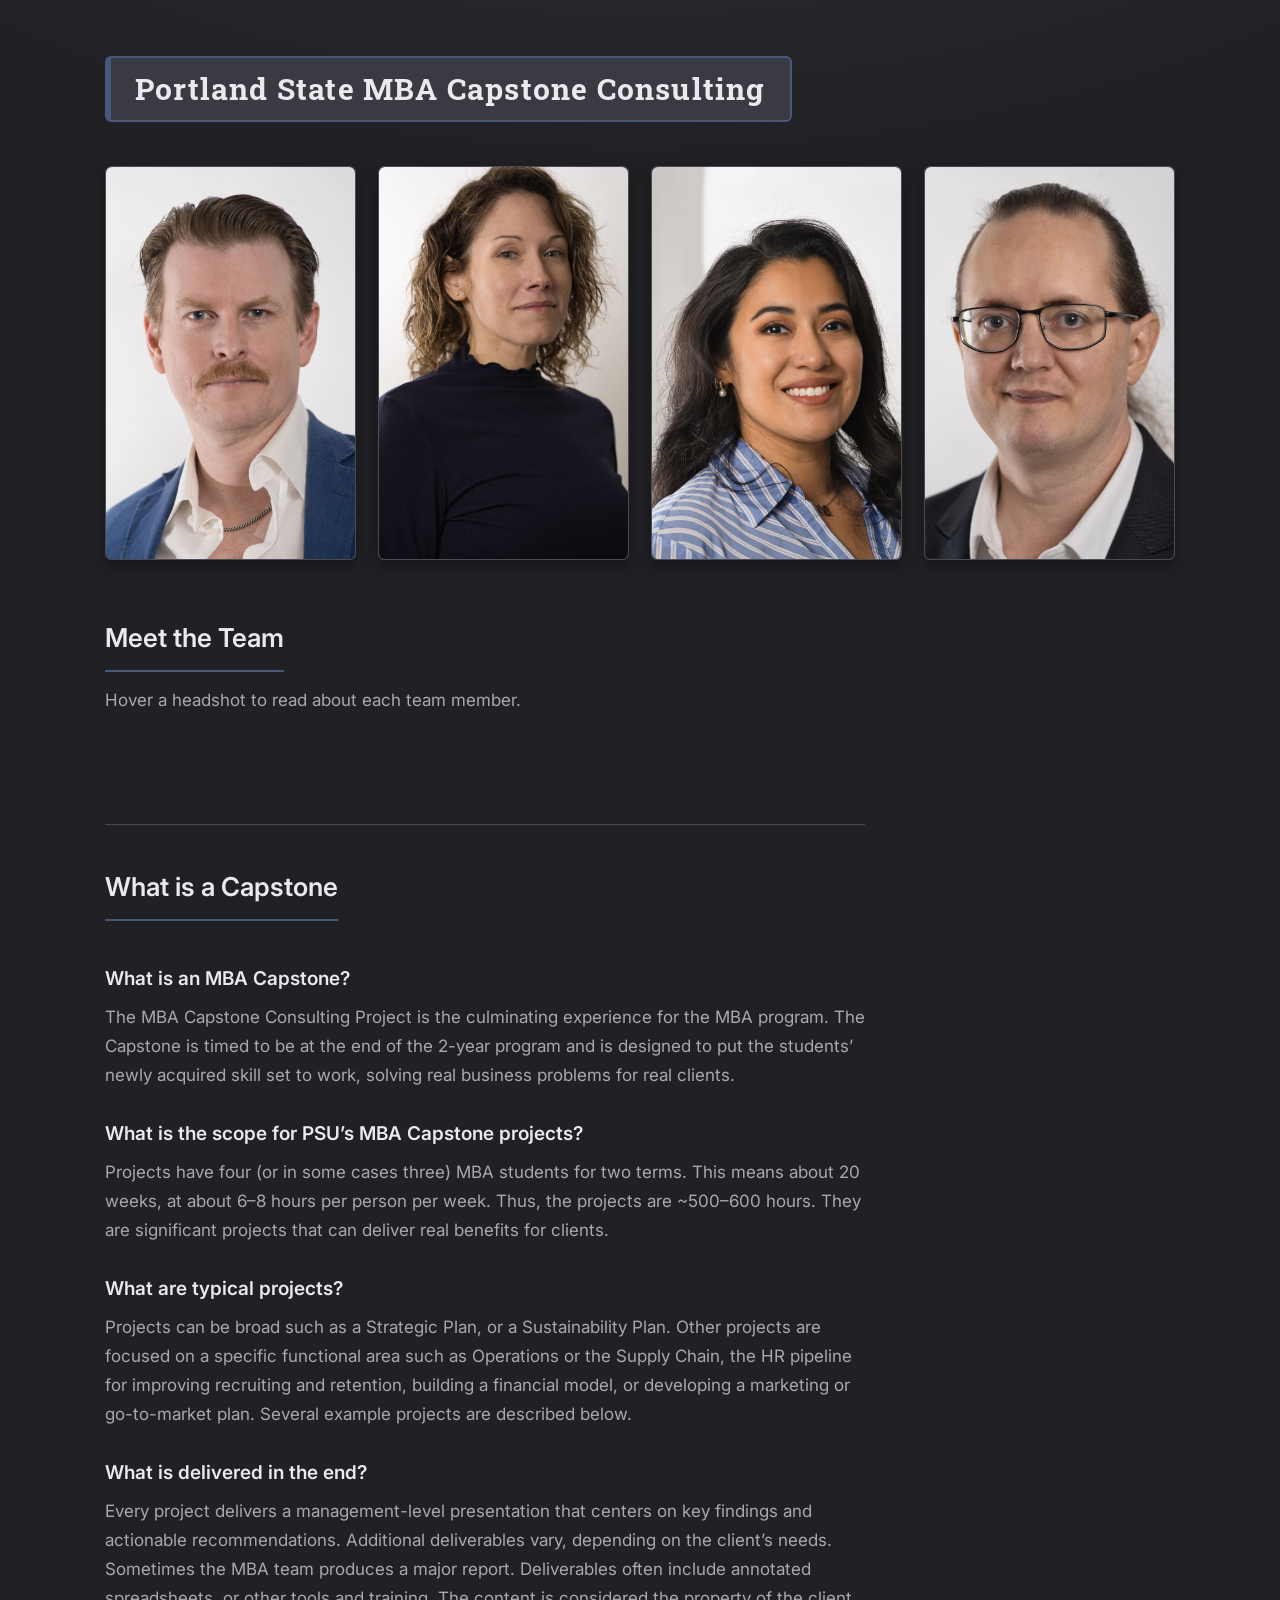
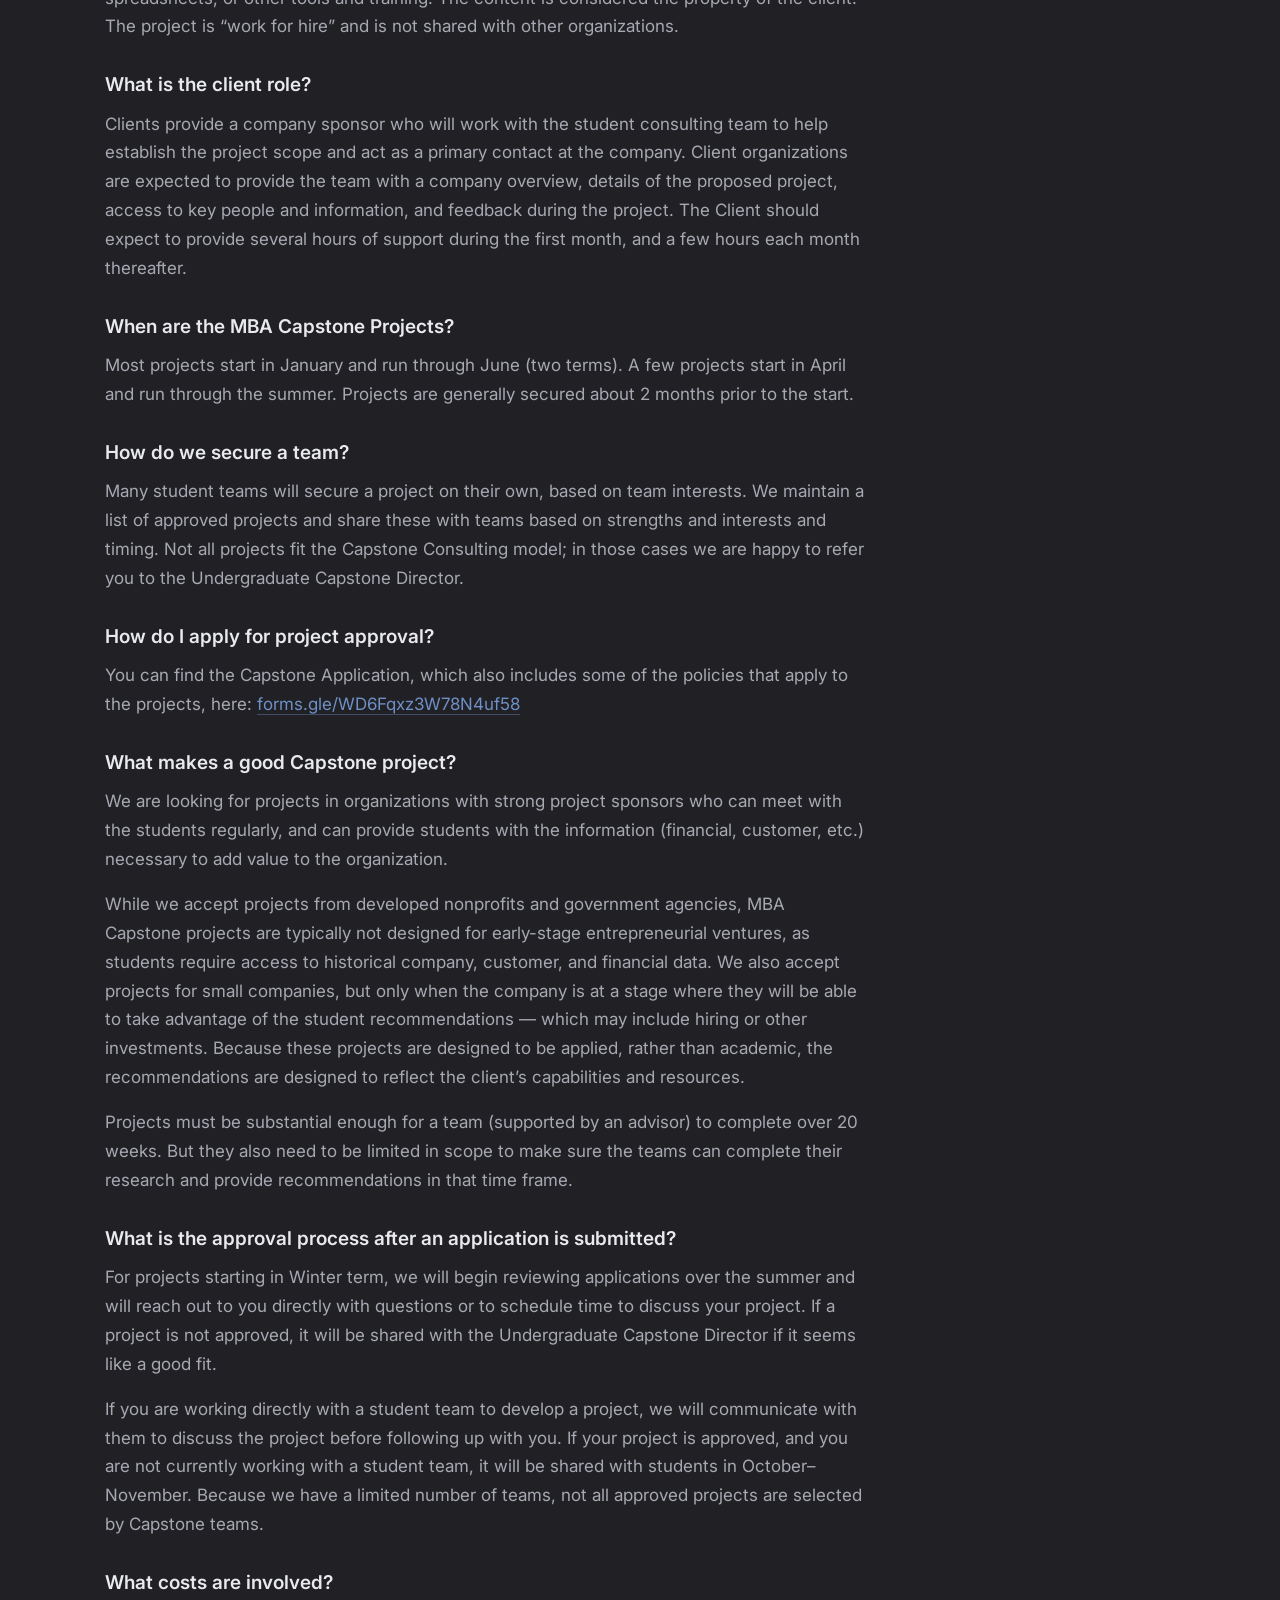
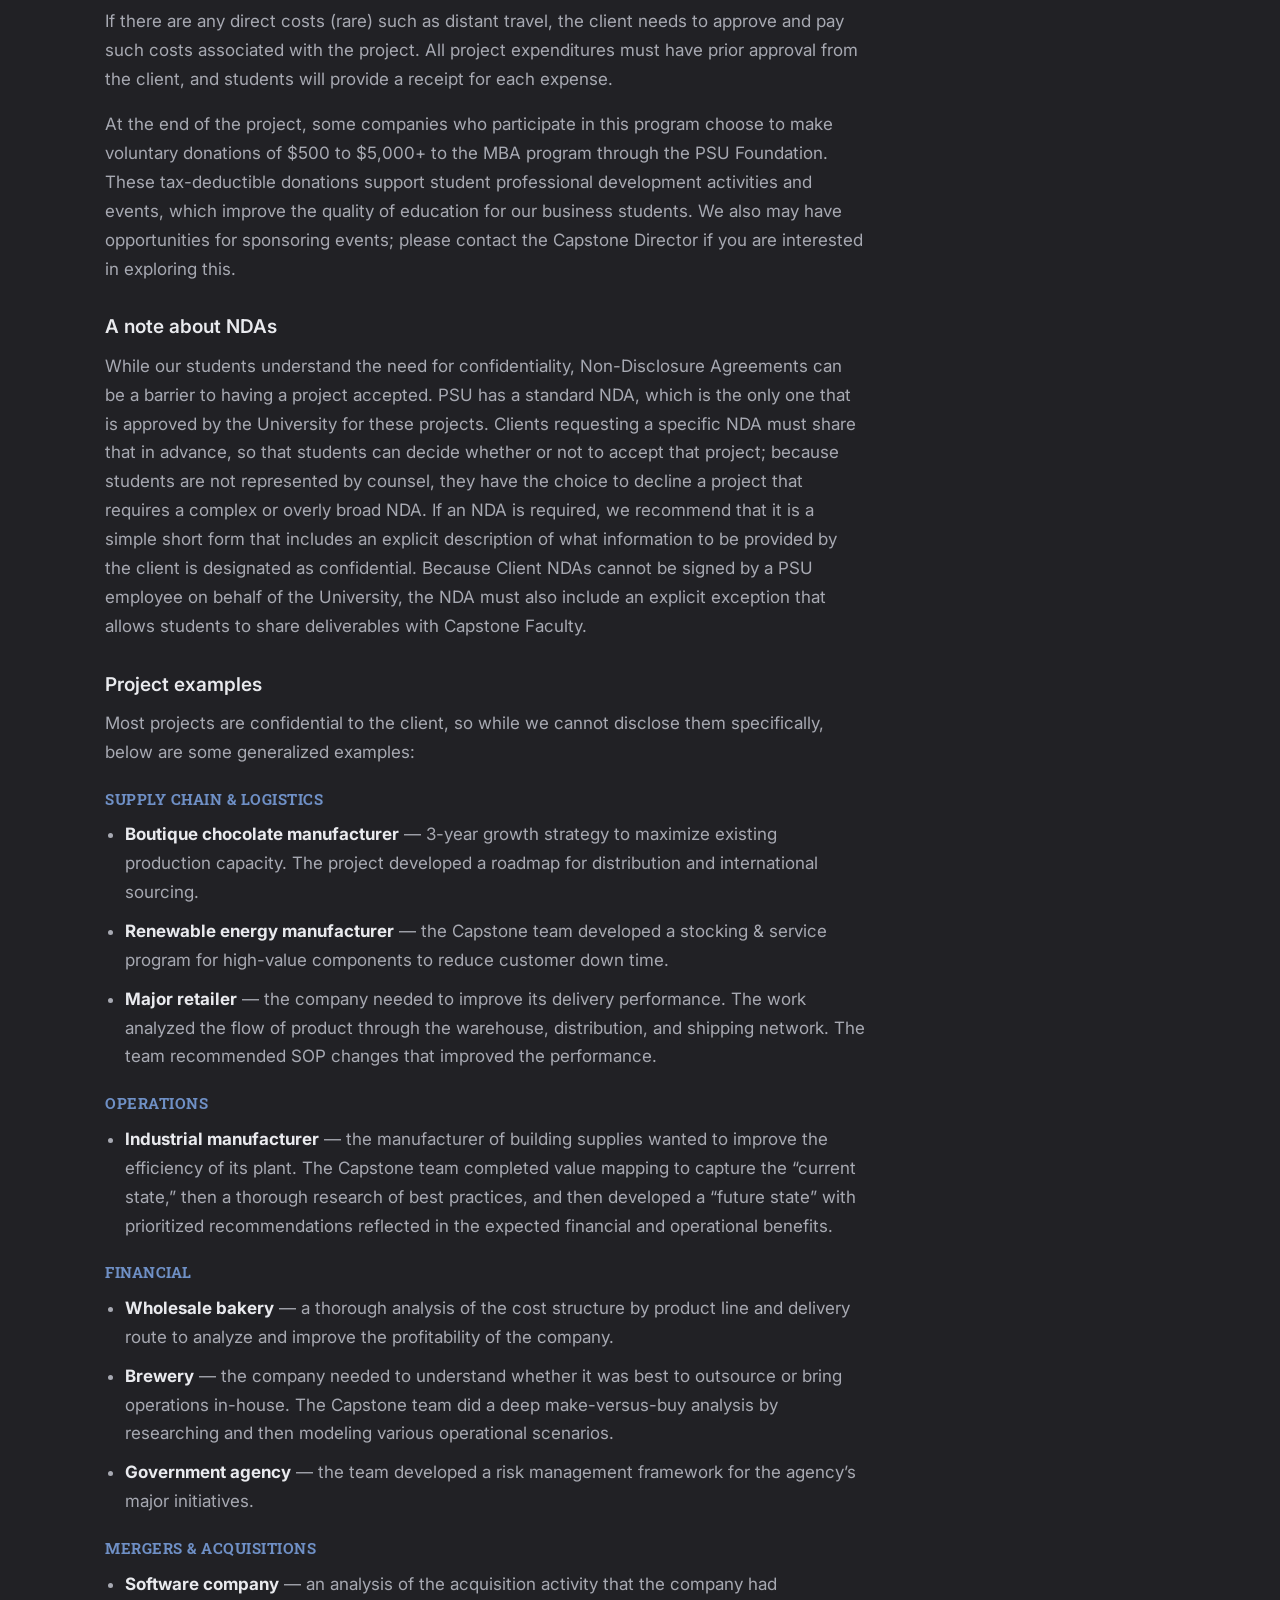
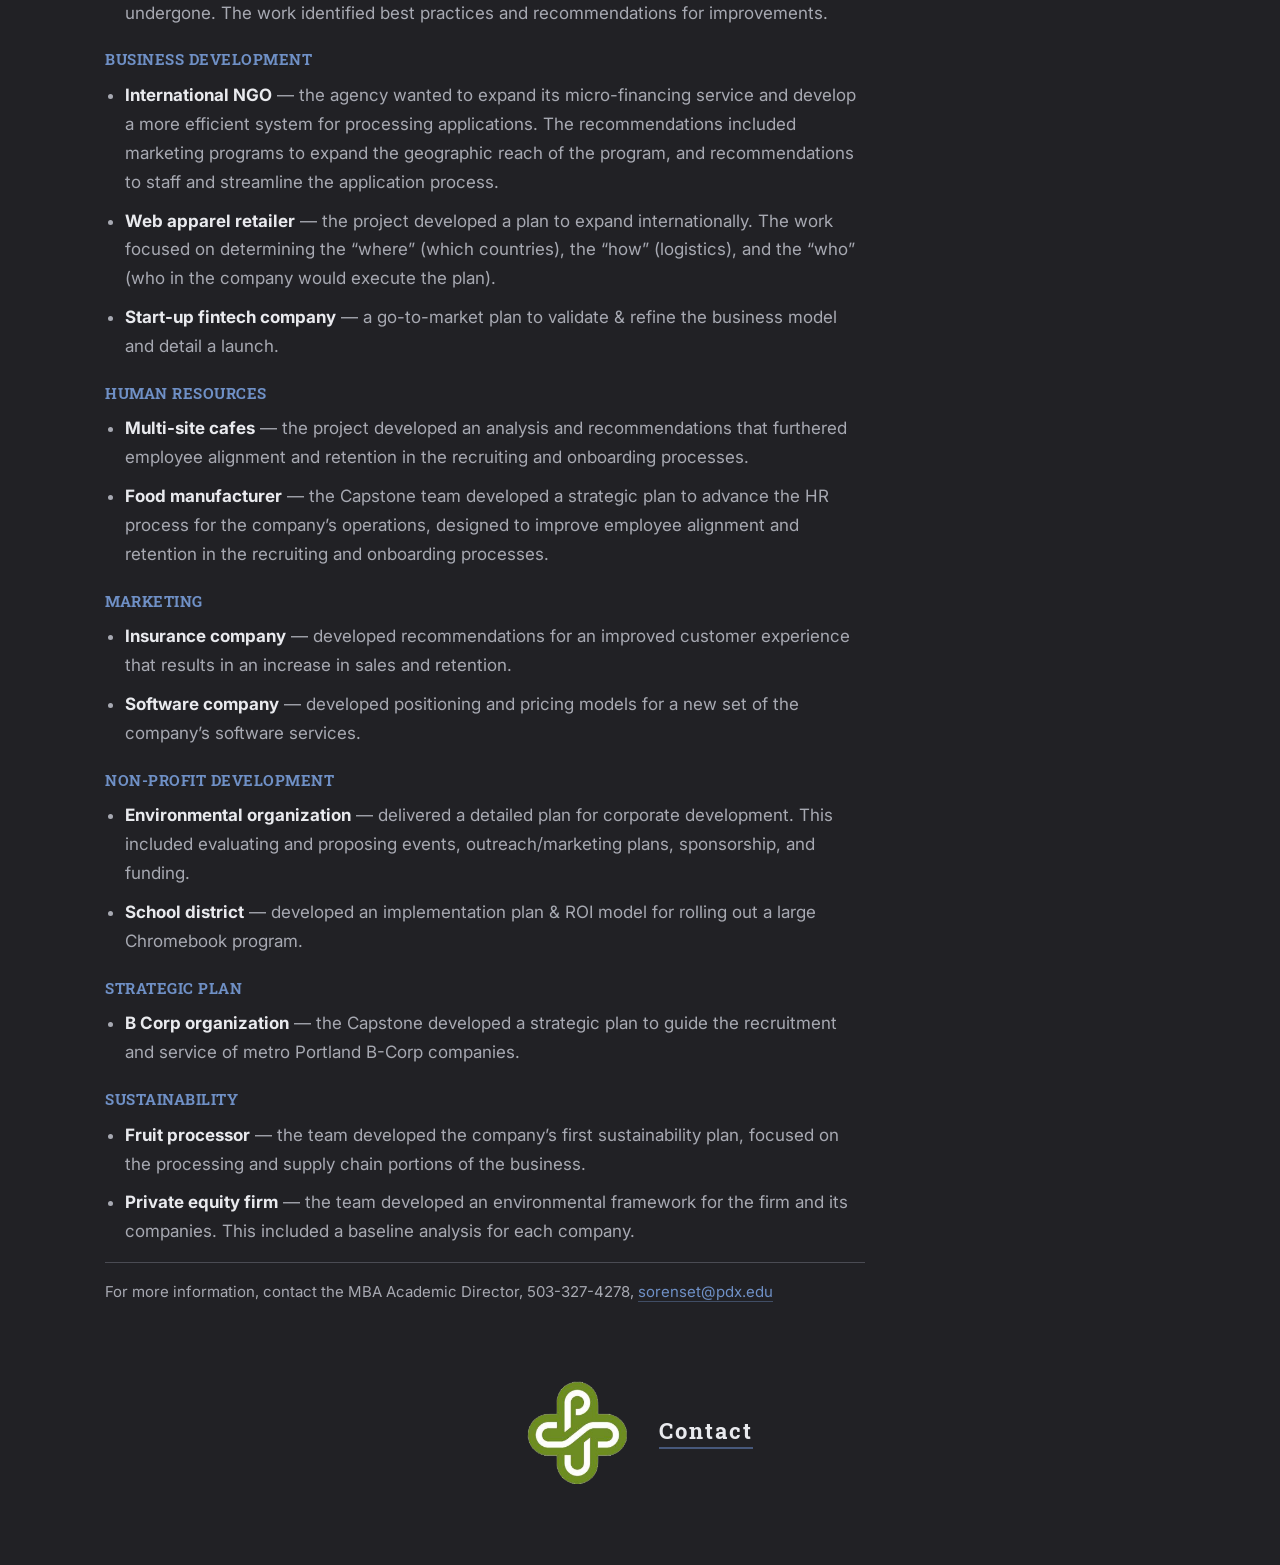
<file: index.html>
<!DOCTYPE html>
<html lang="en">
<head>
  <meta charset="UTF-8" />
  <meta name="viewport" content="width=device-width, initial-scale=1.0" />
  <!-- EDIT: browser tab title -->
  <title>Capstone</title>

  <link rel="preconnect" href="https://fonts.googleapis.com" />
  <link rel="preconnect" href="https://fonts.gstatic.com" crossorigin />
  <!-- Roboto Slab = slab serif wordmark; Inter = sans-serif body -->
  <link href="https://fonts.googleapis.com/css2?family=Roboto+Slab:wght@600;700&family=Inter:wght@400;500;600&display=swap" rel="stylesheet" />

  <link rel="stylesheet" href="styles.css" />
</head>
<body>

  <main class="page">

    <!-- ============================================================
         WORDMARK (top-left, slab serif)
         EDIT: change the text below to whatever you like.
         ============================================================ -->
    <h1 class="wordmark">Portland State MBA Capstone Consulting</h1>

    <!-- ============================================================
         HEADSHOT ROW — 4 photos, evenly aligned.
         Hover: the photo lifts + blue glow, the others go greyscale,
         and the bio area below swaps to that person (see #bio-source).
         Order: Lee, Brandi, Cathy, Jon.
         - data-bio="..." links each photo to its bio block below.
         - To swap a photo: replace the file in assets/ (same name) or
           change the src. Keep alt="" and data-bio in sync with the person.
         Files: p1=Brandi  p2=Cathy  p3=Jon  p4=Lee
         ============================================================ -->
    <div class="team" aria-label="Team headshots">
      <figure class="shot" data-bio="lee"><img src="assets/p4.jpg" alt="Lee" /></figure>
      <figure class="shot" data-bio="brandi"><img src="assets/p1.jpg" alt="Brandi" /></figure>
      <figure class="shot" data-bio="cathy"><img src="assets/p2.jpg" alt="Catherine" /></figure>
      <figure class="shot" data-bio="jon"><img src="assets/p3.jpg" alt="Jon" /></figure>
    </div>

    <!-- ============================================================
         PER-PERSON BIO AREA (directly under the headshots).
         Shows the default "Meet the Team" copy until you hover a
         photo, then swaps to that person (from #bio-source) and
         swaps back when you move the cursor away. The FAQ below is
         separate and never changes on hover.
         EDIT the default team intro here (the <h2> + <p>).
         ============================================================ -->
    <section class="bio team-bio" id="team-bio">
      <h2 class="bio-title">Meet the Team</h2>
      <p>Hover a headshot to read about each team member.</p>
    </section>

    <!-- ============================================================
         "WHAT IS A CAPSTONE" FAQ (static — does NOT change on hover).
         EDIT the FAQ copy here (the <h3> questions + <p> answers).
         Source: PSU MBA Capstone Program FAQ for prospective clients.
         ============================================================ -->
    <section class="bio faq-section">
      <h2 class="bio-title">What is a Capstone</h2>

      <div class="faq">
        <h3 class="faq-q">What is an MBA Capstone?</h3>
        <p>The MBA Capstone Consulting Project is the culminating experience for the
        MBA program. The Capstone is timed to be at the end of the 2-year program and
        is designed to put the students&rsquo; newly acquired skill set to work, solving
        real business problems for real clients.</p>

        <h3 class="faq-q">What is the scope for PSU&rsquo;s MBA Capstone projects?</h3>
        <p>Projects have four (or in some cases three) MBA students for two terms. This
        means about 20 weeks, at about 6&ndash;8 hours per person per week. Thus, the
        projects are ~500&ndash;600 hours. They are significant projects that can deliver
        real benefits for clients.</p>

        <h3 class="faq-q">What are typical projects?</h3>
        <p>Projects can be broad such as a Strategic Plan, or a Sustainability Plan.
        Other projects are focused on a specific functional area such as Operations or
        the Supply Chain, the HR pipeline for improving recruiting and retention,
        building a financial model, or developing a marketing or go-to-market plan.
        Several example projects are described below.</p>

        <h3 class="faq-q">What is delivered in the end?</h3>
        <p>Every project delivers a management-level presentation that centers on key
        findings and actionable recommendations. Additional deliverables vary, depending
        on the client&rsquo;s needs. Sometimes the MBA team produces a major report.
        Deliverables often include annotated spreadsheets, or other tools and training.
        The content is considered the property of the client. The project is &ldquo;work
        for hire&rdquo; and is not shared with other organizations.</p>

        <h3 class="faq-q">What is the client role?</h3>
        <p>Clients provide a company sponsor who will work with the student consulting
        team to help establish the project scope and act as a primary contact at the
        company. Client organizations are expected to provide the team with a company
        overview, details of the proposed project, access to key people and information,
        and feedback during the project. The Client should expect to provide several
        hours of support during the first month, and a few hours each month thereafter.</p>

        <h3 class="faq-q">When are the MBA Capstone Projects?</h3>
        <p>Most projects start in January and run through June (two terms). A few
        projects start in April and run through the summer. Projects are generally
        secured about 2 months prior to the start.</p>

        <h3 class="faq-q">How do we secure a team?</h3>
        <p>Many student teams will secure a project on their own, based on team
        interests. We maintain a list of approved projects and share these with teams
        based on strengths and interests and timing. Not all projects fit the Capstone
        Consulting model; in those cases we are happy to refer you to the Undergraduate
        Capstone Director.</p>

        <h3 class="faq-q">How do I apply for project approval?</h3>
        <p>You can find the Capstone Application, which also includes some of the
        policies that apply to the projects, here:
        <a href="https://forms.gle/WD6Fqxz3W78N4uf58" target="_blank" rel="noopener">forms.gle/WD6Fqxz3W78N4uf58</a></p>

        <h3 class="faq-q">What makes a good Capstone project?</h3>
        <p>We are looking for projects in organizations with strong project sponsors who
        can meet with the students regularly, and can provide students with the
        information (financial, customer, etc.) necessary to add value to the
        organization.</p>
        <p>While we accept projects from developed nonprofits and government agencies,
        MBA Capstone projects are typically not designed for early-stage entrepreneurial
        ventures, as students require access to historical company, customer, and
        financial data. We also accept projects for small companies, but only when the
        company is at a stage where they will be able to take advantage of the student
        recommendations &mdash; which may include hiring or other investments. Because
        these projects are designed to be applied, rather than academic, the
        recommendations are designed to reflect the client&rsquo;s capabilities and
        resources.</p>
        <p>Projects must be substantial enough for a team (supported by an advisor) to
        complete over 20 weeks. But they also need to be limited in scope to make sure
        the teams can complete their research and provide recommendations in that time
        frame.</p>

        <h3 class="faq-q">What is the approval process after an application is submitted?</h3>
        <p>For projects starting in Winter term, we will begin reviewing applications
        over the summer and will reach out to you directly with questions or to schedule
        time to discuss your project. If a project is not approved, it will be shared
        with the Undergraduate Capstone Director if it seems like a good fit.</p>
        <p>If you are working directly with a student team to develop a project, we will
        communicate with them to discuss the project before following up with you. If
        your project is approved, and you are not currently working with a student team,
        it will be shared with students in October&ndash;November. Because we have a
        limited number of teams, not all approved projects are selected by Capstone
        teams.</p>

        <h3 class="faq-q">What costs are involved?</h3>
        <p>If there are any direct costs (rare) such as distant travel, the client needs
        to approve and pay such costs associated with the project. All project
        expenditures must have prior approval from the client, and students will provide
        a receipt for each expense.</p>
        <p>At the end of the project, some companies who participate in this program
        choose to make voluntary donations of $500 to $5,000+ to the MBA program through
        the PSU Foundation. These tax-deductible donations support student professional
        development activities and events, which improve the quality of education for our
        business students. We also may have opportunities for sponsoring events; please
        contact the Capstone Director if you are interested in exploring this.</p>

        <h3 class="faq-q">A note about NDAs</h3>
        <p>While our students understand the need for confidentiality, Non-Disclosure
        Agreements can be a barrier to having a project accepted. PSU has a standard NDA,
        which is the only one that is approved by the University for these projects.
        Clients requesting a specific NDA must share that in advance, so that students
        can decide whether or not to accept that project; because students are not
        represented by counsel, they have the choice to decline a project that requires
        a complex or overly broad NDA. If an NDA is required, we recommend that it is a
        simple short form that includes an explicit description of what information to be
        provided by the client is designated as confidential. Because Client NDAs cannot
        be signed by a PSU employee on behalf of the University, the NDA must also
        include an explicit exception that allows students to share deliverables with
        Capstone Faculty.</p>

        <h3 class="faq-q">Project examples</h3>
        <p>Most projects are confidential to the client, so while we cannot disclose them
        specifically, below are some generalized examples:</p>

        <h4 class="faq-cat">Supply Chain &amp; Logistics</h4>
        <ul class="faq-list">
          <li><strong>Boutique chocolate manufacturer</strong> &mdash; 3-year growth
          strategy to maximize existing production capacity. The project developed a
          roadmap for distribution and international sourcing.</li>
          <li><strong>Renewable energy manufacturer</strong> &mdash; the Capstone team
          developed a stocking &amp; service program for high-value components to reduce
          customer down time.</li>
          <li><strong>Major retailer</strong> &mdash; the company needed to improve its
          delivery performance. The work analyzed the flow of product through the
          warehouse, distribution, and shipping network. The team recommended SOP changes
          that improved the performance.</li>
        </ul>

        <h4 class="faq-cat">Operations</h4>
        <ul class="faq-list">
          <li><strong>Industrial manufacturer</strong> &mdash; the manufacturer of
          building supplies wanted to improve the efficiency of its plant. The Capstone
          team completed value mapping to capture the &ldquo;current state,&rdquo; then a
          thorough research of best practices, and then developed a &ldquo;future
          state&rdquo; with prioritized recommendations reflected in the expected
          financial and operational benefits.</li>
        </ul>

        <h4 class="faq-cat">Financial</h4>
        <ul class="faq-list">
          <li><strong>Wholesale bakery</strong> &mdash; a thorough analysis of the cost
          structure by product line and delivery route to analyze and improve the
          profitability of the company.</li>
          <li><strong>Brewery</strong> &mdash; the company needed to understand whether
          it was best to outsource or bring operations in-house. The Capstone team did a
          deep make-versus-buy analysis by researching and then modeling various
          operational scenarios.</li>
          <li><strong>Government agency</strong> &mdash; the team developed a risk
          management framework for the agency&rsquo;s major initiatives.</li>
        </ul>

        <h4 class="faq-cat">Mergers &amp; Acquisitions</h4>
        <ul class="faq-list">
          <li><strong>Software company</strong> &mdash; an analysis of the acquisition
          activity that the company had undergone. The work identified best practices and
          recommendations for improvements.</li>
        </ul>

        <h4 class="faq-cat">Business Development</h4>
        <ul class="faq-list">
          <li><strong>International NGO</strong> &mdash; the agency wanted to expand its
          micro-financing service and develop a more efficient system for processing
          applications. The recommendations included marketing programs to expand the
          geographic reach of the program, and recommendations to staff and streamline
          the application process.</li>
          <li><strong>Web apparel retailer</strong> &mdash; the project developed a plan
          to expand internationally. The work focused on determining the &ldquo;where&rdquo;
          (which countries), the &ldquo;how&rdquo; (logistics), and the &ldquo;who&rdquo;
          (who in the company would execute the plan).</li>
          <li><strong>Start-up fintech company</strong> &mdash; a go-to-market plan to
          validate &amp; refine the business model and detail a launch.</li>
        </ul>

        <h4 class="faq-cat">Human Resources</h4>
        <ul class="faq-list">
          <li><strong>Multi-site cafes</strong> &mdash; the project developed an analysis
          and recommendations that furthered employee alignment and retention in the
          recruiting and onboarding processes.</li>
          <li><strong>Food manufacturer</strong> &mdash; the Capstone team developed a
          strategic plan to advance the HR process for the company&rsquo;s operations,
          designed to improve employee alignment and retention in the recruiting and
          onboarding processes.</li>
        </ul>

        <h4 class="faq-cat">Marketing</h4>
        <ul class="faq-list">
          <li><strong>Insurance company</strong> &mdash; developed recommendations for an
          improved customer experience that results in an increase in sales and
          retention.</li>
          <li><strong>Software company</strong> &mdash; developed positioning and pricing
          models for a new set of the company&rsquo;s software services.</li>
        </ul>

        <h4 class="faq-cat">Non-profit Development</h4>
        <ul class="faq-list">
          <li><strong>Environmental organization</strong> &mdash; delivered a detailed
          plan for corporate development. This included evaluating and proposing events,
          outreach/marketing plans, sponsorship, and funding.</li>
          <li><strong>School district</strong> &mdash; developed an implementation plan
          &amp; ROI model for rolling out a large Chromebook program.</li>
        </ul>

        <h4 class="faq-cat">Strategic Plan</h4>
        <ul class="faq-list">
          <li><strong>B Corp organization</strong> &mdash; the Capstone developed a
          strategic plan to guide the recruitment and service of metro Portland B-Corp
          companies.</li>
        </ul>

        <h4 class="faq-cat">Sustainability</h4>
        <ul class="faq-list">
          <li><strong>Fruit processor</strong> &mdash; the team developed the
          company&rsquo;s first sustainability plan, focused on the processing and supply
          chain portions of the business.</li>
          <li><strong>Private equity firm</strong> &mdash; the team developed an
          environmental framework for the firm and its companies. This included a baseline
          analysis for each company.</li>
        </ul>

        <p class="faq-contact">For more information, contact the MBA Academic Director,
        503-327-4278, <a href="mailto:sorenset@pdx.edu">sorenset@pdx.edu</a></p>
      </div>
    </section>

    <!-- ============================================================
         PER-PERSON BIOS — each appears in the bio area above while
         its photo is hovered. EDIT each person's <h2> and <p> here.
         (These stay hidden; the hover script copies them up above.)
         Add more <p> paragraphs inside a block if you want.
         ============================================================ -->
    <div id="bio-source" hidden>
      <template data-bio="lee">
        <h2 class="bio-title">Lee Fisk</h2>
        <p>US Army veteran (Captain, Air Defense) with 7 years in operations
        planning and training. Former UI/UX designer, brand manager, and marketing
        director for the video-game startup <em>The Stomping Land</em> ($4.2M in
        sales). PMP certified.</p>
      </template>

      <template data-bio="brandi">
        <h2 class="bio-title">Brandi Swiderski</h2>
        <p>Dual MBA and MS in Applied Data Science, with a bachelor&rsquo;s in
        Supply &amp; Logistics Management and in Business Technology &amp; Analytics.
        18 years of client-facing sales and leadership as a cosmetologist, plus
        nonprofit work as a content specialist and scholarship reviewer for the
        Clatsop Community College Foundation. Served on the PSU Student Activities
        and Leadership Advisory Board.</p>
      </template>

      <template data-bio="cathy">
        <h2 class="bio-title">Catherine Cardoza</h2>
        <p>Bilingual (Spanish) operations and administrative expert. An MBA
        candidate with a Fine Arts background, Catherine worked in graduate admissions
        at the Pacific Northwest College of Art and as a curatorial assistant at
        Oregon College of Art and Craft.</p>
      </template>

      <template data-bio="jon">
        <h2 class="bio-title">Jon Livingston</h2>
        <p>Telecommunications architect with 14 years of experience. MBA candidate
        with a focus on supply chain management. Bachelor&rsquo;s in Information
        Systems Management from Portland State University. Once upon a time, a
        humble airman in the USAF.</p>
      </template>
    </div>

    <!-- ============================================================
         PORTLAND STATE MBA LOGO (bottom center).
         Links to the Portland MBA program page.
         ============================================================ -->
    <footer class="footer">
      <a class="logo-link" href="https://www.pdx.edu/academics/programs/graduate/portland-mba"
         target="_blank" rel="noopener" aria-label="Portland State MBA program">
        <img class="logo" src="assets/psu-mba.png" alt="Portland State MBA" />
      </a>

      <!-- EDIT: Contact link. To email several people at once, list the
           addresses comma-separated, e.g. href="mailto:a@pdx.edu,b@pdx.edu" -->
      <a class="contact-link" href="mailto:lfisk@pdx.edu">Contact</a>
    </footer>

  </main>

  <script src="script.js"></script>

</body>
</html>
</file>
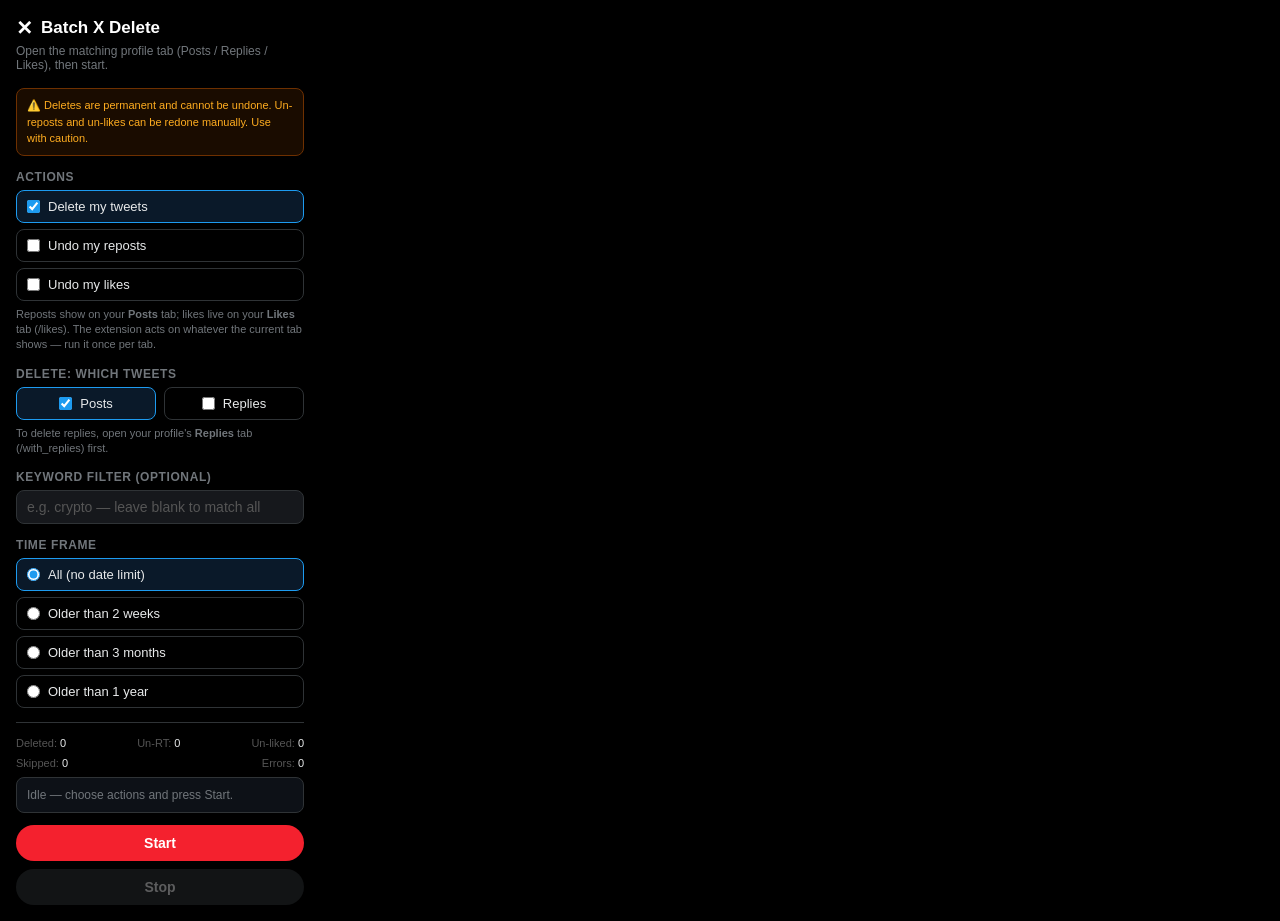
<file: popup.html>
<!DOCTYPE html>
<html lang="en">
<head>
  <meta charset="UTF-8" />
  <meta name="viewport" content="width=device-width, initial-scale=1.0" />
  <title>Batch X Delete</title>
  <style>
    * { box-sizing: border-box; margin: 0; padding: 0; }

    body {
      font-family: -apple-system, BlinkMacSystemFont, "Segoe UI", Roboto, sans-serif;
      background: #000;
      color: #e7e9ea;
      width: 320px;
      padding: 16px;
    }

    h1 {
      font-size: 17px;
      font-weight: 700;
      color: #fff;
      margin-bottom: 4px;
      display: flex;
      align-items: center;
      gap: 8px;
    }

    h1 span.x-logo { font-size: 20px; }

    .subtitle {
      font-size: 12px;
      color: #71767b;
      margin-bottom: 16px;
    }

    .section-label {
      font-size: 12px;
      font-weight: 600;
      color: #71767b;
      text-transform: uppercase;
      letter-spacing: 0.05em;
      margin-bottom: 6px;
    }

    .section { margin-bottom: 14px; }

    input[type="text"] {
      width: 100%;
      background: #16181c;
      border: 1px solid #2f3336;
      border-radius: 8px;
      color: #e7e9ea;
      font-size: 14px;
      padding: 8px 10px;
      outline: none;
      transition: border-color 0.15s;
    }

    input[type="text"]:focus { border-color: #1d9bf0; }
    input[type="text"]::placeholder { color: #555; }

    .radio-group { display: flex; flex-direction: column; gap: 6px; }

    .radio-option {
      display: flex;
      align-items: center;
      gap: 8px;
      padding: 8px 10px;
      border-radius: 8px;
      border: 1px solid #2f3336;
      cursor: pointer;
      transition: border-color 0.15s, background 0.15s;
      font-size: 13px;
    }

    .radio-option:hover { border-color: #1d9bf0; background: #0a1929; }
    .radio-option.selected { border-color: #1d9bf0; background: #0a1929; }

    .radio-option input[type="radio"] { accent-color: #1d9bf0; }
    .radio-option input[type="checkbox"] { accent-color: #1d9bf0; }

    .check-group { display: flex; gap: 8px; }
    .check-group .radio-option { flex: 1; justify-content: center; }

    .hint {
      font-size: 11px;
      color: #71767b;
      margin-top: 6px;
      line-height: 1.4;
    }

    .divider {
      border: none;
      border-top: 1px solid #2f3336;
      margin: 14px 0;
    }

    #status-bar {
      font-size: 12px;
      color: #71767b;
      min-height: 36px;
      background: #0d1117;
      border-radius: 8px;
      padding: 8px 10px;
      margin-bottom: 12px;
      border: 1px solid #2f3336;
      line-height: 1.5;
    }

    #status-bar.running { color: #1d9bf0; border-color: #1d4a6e; }
    #status-bar.done    { color: #00ba7c; border-color: #1a4a38; }
    #status-bar.error   { color: #f4212e; border-color: #6e1a1a; }
    #status-bar.warn    { color: #ffad1f; border-color: #6e4e00; }

    .btn {
      width: 100%;
      border: none;
      border-radius: 20px;
      padding: 10px;
      font-size: 14px;
      font-weight: 700;
      cursor: pointer;
      transition: background 0.15s, opacity 0.15s;
    }

    #start-btn {
      background: #f4212e;
      color: #fff;
      margin-bottom: 8px;
    }

    #start-btn:hover:not(:disabled) { background: #cc0000; }
    #start-btn:disabled { opacity: 0.4; cursor: not-allowed; }

    #stop-btn {
      background: #2f3336;
      color: #e7e9ea;
    }

    #stop-btn:hover:not(:disabled) { background: #3a3f44; }
    #stop-btn:disabled { opacity: 0.4; cursor: not-allowed; }

    .warning-box {
      background: #1a0c00;
      border: 1px solid #6e3000;
      border-radius: 8px;
      padding: 8px 10px;
      font-size: 11px;
      color: #ffad1f;
      margin-bottom: 14px;
      line-height: 1.5;
    }

    .counter-row {
      display: flex;
      justify-content: space-between;
      font-size: 11px;
      color: #555;
      margin-bottom: 8px;
    }

    .counter-row span { color: #e7e9ea; }
  </style>
</head>
<body>

  <h1><span class="x-logo">✕</span> Batch X Delete</h1>
  <p class="subtitle">Open the matching profile tab (Posts / Replies / Likes), then start.</p>

  <div class="warning-box">
    ⚠️ Deletes are permanent and cannot be undone. Un-reposts and un-likes can be redone manually. Use with caution.
  </div>

  <!-- Content type -->
  <div class="section">
    <div class="section-label">Actions</div>
    <div class="radio-group">
      <label class="radio-option selected">
        <input type="checkbox" id="chk-delete" checked />
        Delete my tweets
      </label>
      <label class="radio-option">
        <input type="checkbox" id="chk-unrepost" />
        Undo my reposts
      </label>
      <label class="radio-option">
        <input type="checkbox" id="chk-unlike" />
        Undo my likes
      </label>
    </div>
    <div class="hint">
      Reposts show on your <strong>Posts</strong> tab; likes live on your
      <strong>Likes</strong> tab (/likes). The extension acts on whatever the
      current tab shows — run it once per tab.
    </div>
  </div>

  <!-- Delete sub-options -->
  <div class="section" id="delete-types">
    <div class="section-label">Delete: Which tweets</div>
    <div class="check-group">
      <label class="radio-option selected">
        <input type="checkbox" id="chk-posts" checked />
        Posts
      </label>
      <label class="radio-option">
        <input type="checkbox" id="chk-replies" />
        Replies
      </label>
    </div>
    <div class="hint">To delete replies, open your profile's <strong>Replies</strong> tab (/with_replies) first.</div>
  </div>

  <!-- Keyword filter -->
  <div class="section">
    <div class="section-label">Keyword Filter (optional)</div>
    <input type="text" id="keyword" placeholder="e.g. crypto — leave blank to match all" />
  </div>

  <!-- Time frame -->
  <div class="section">
    <div class="section-label">Time Frame</div>
    <div class="radio-group" id="timeframe-group">
      <label class="radio-option selected">
        <input type="radio" name="timeframe" value="all" checked />
        All (no date limit)
      </label>
      <label class="radio-option">
        <input type="radio" name="timeframe" value="2w" />
        Older than 2 weeks
      </label>
      <label class="radio-option">
        <input type="radio" name="timeframe" value="3m" />
        Older than 3 months
      </label>
      <label class="radio-option">
        <input type="radio" name="timeframe" value="1y" />
        Older than 1 year
      </label>
    </div>
  </div>

  <hr class="divider" />

  <div class="counter-row">
    <div>Deleted: <span id="cnt-deleted">0</span></div>
    <div>Un-RT: <span id="cnt-unrt">0</span></div>
    <div>Un-liked: <span id="cnt-unliked">0</span></div>
  </div>
  <div class="counter-row">
    <div>Skipped: <span id="cnt-skipped">0</span></div>
    <div>Errors: <span id="cnt-errors">0</span></div>
  </div>

  <div id="status-bar">Idle — choose actions and press Start.</div>

  <button class="btn" id="start-btn">Start</button>
  <button class="btn" id="stop-btn" disabled>Stop</button>

  <script src="popup.js"></script>
</body>
</html>
</file>
<file: styles.css>
/* ============================================================
   CAPSTONE SITE
   Palette sampled from the team photos:
     Lee's blazer blue ....... #47587b
     Jon's blazer charcoal ... #2c2d33
   ============================================================ */

/* ---------- THEME TOKENS (tweak colors here) ---------- */
:root {
  --charcoal:       #2c2d33;  /* Jon's blazer — primary background */
  --charcoal-deep:  #212125;  /* deeper shade for vignette/depth */
  --charcoal-panel: #3a3b42;  /* cards / raised surfaces */
  --charcoal-line:  #4a4b53;  /* borders */

  --blue:           #47587b;  /* Lee's blazer — primary accent */
  --blue-bright:    #6f90c6;  /* lifted blue for the hover glow */
  --glow-rgb:       111, 144, 198;  /* --blue-bright as rgb, for glow alpha */

  --ink:            #e9eaee;  /* main text */
  --ink-dim:        #a7a9b2;  /* muted text */

  --maxw: 1150px;
  --radius: 6px;

  --font-slab: "Roboto Slab", "Rockwell", Georgia, serif;
  --font-sans: "Inter", "Helvetica Neue", Arial, sans-serif;
}

* { box-sizing: border-box; }

html, body { margin: 0; min-height: 100%; }

body {
  font-family: var(--font-sans);
  color: var(--ink);

  /* Charcoal base with a soft vignette for depth.
     ------------------------------------------------------------
     EDIT: to use a static background image later, drop it at
     assets/background.jpg and uncomment the two lines marked BG.
     ------------------------------------------------------------ */
  background-color: var(--charcoal);
  background-image: radial-gradient(1200px 800px at 50% -10%,
                      #353641 0%, var(--charcoal) 45%, var(--charcoal-deep) 100%);
  /* BG: background-image: url("assets/background.jpg"); */
  /* BG: background-size: cover; background-position: center; background-attachment: fixed; */
  background-repeat: no-repeat;
  min-height: 100vh;
}

/* ---------- PAGE CONTAINER ---------- */
.page {
  max-width: var(--maxw);
  margin: 0 auto;
  padding: clamp(24px, 5vw, 56px) clamp(16px, 4vw, 40px) 80px;
}

/* ---------- CAPSTONE WORDMARK ---------- */
.wordmark {
  display: inline-block;
  max-width: 100%;
  margin: 0 0 clamp(28px, 4vw, 44px);
  font-family: var(--font-slab);
  font-weight: 700;
  font-size: clamp(19px, 2.6vw, 30px);
  letter-spacing: 1.2px;
  line-height: 1.25;
  color: var(--ink);
  background: var(--charcoal-panel);
  border: 2px solid var(--blue);
  border-left: 6px solid var(--blue);
  border-radius: var(--radius);
  padding: 12px 24px;
}

/* ---------- HEADSHOT ROW ---------- */
.team {
  display: grid;
  grid-template-columns: repeat(4, 1fr);
  gap: clamp(12px, 2vw, 22px);
  margin: 0 0 clamp(36px, 5vw, 56px);
}

.shot {
  position: relative;
  margin: 0;
  aspect-ratio: 800 / 1256;   /* matches the photos exactly — no crop */
  border-radius: var(--radius);
  background: var(--charcoal-panel);
  border: 1px solid var(--charcoal-line);
  /* base resting shadow */
  box-shadow: 0 6px 16px rgba(0, 0, 0, 0.35);
  /* the lift + glow bloom in slowly and ease outward */
  transition:
    transform 0.35s cubic-bezier(0.2, 0.7, 0.2, 1),
    box-shadow 0.7s cubic-bezier(0.2, 0.7, 0.2, 1),
    border-color 0.4s ease;
}

.shot {
  cursor: pointer;            /* hints that photos are interactive */
}

.shot img {
  display: block;
  width: 100%;
  height: 100%;
  object-fit: cover;          /* evens out the different crops */
  border-radius: inherit;
  transition: filter 0.45s ease;
}

/* When the row is hovered, every photo desaturates... */
.team:hover .shot img {
  filter: grayscale(1) brightness(0.8);
}

/* ...except the one actually under the cursor, which stays in color */
.team .shot:hover img {
  filter: none;
}

/* Hovered photo: lift, blue outline, drop shadow + steady blue glow */
.shot:hover {
  transform: translateY(-12px) scale(1.02);
  z-index: 3;
  border-color: var(--blue-bright);
  box-shadow:
    0 22px 46px rgba(0, 0, 0, 0.6),
    0 0 34px rgba(var(--glow-rgb), 0.45);
}

/* Slow glow that radiates outward and dissipates, looping while hovered */
.shot::after {
  content: "";
  position: absolute;
  inset: 0;
  border-radius: inherit;
  pointer-events: none;
  opacity: 0;
}

.shot:hover::after {
  opacity: 1;
  animation: glow-dissipate 2.6s ease-out infinite;
}

@keyframes glow-dissipate {
  0%   { box-shadow: 0 0 10px 2px rgba(var(--glow-rgb), 0.55); }
  100% { box-shadow: 0 0 48px 18px rgba(var(--glow-rgb), 0);   }
}

/* Respect users who prefer less motion: keep the glow, drop the loop */
@media (prefers-reduced-motion: reduce) {
  .shot:hover::after { animation: none;
    box-shadow: 0 0 40px 10px rgba(var(--glow-rgb), 0.3); }
  .shot { transition: box-shadow 0.4s ease, transform 0.2s ease; }
}

/* ---------- TEAM BIO ---------- */
.bio {
  max-width: 760px;
  font-size: 17px;
  line-height: 1.7;
  color: var(--ink-dim);
  min-height: 200px;               /* steadies height as bios swap */
  transition: opacity 0.14s ease;  /* quick crossfade on hover-swap */
}

.bio.is-fading { opacity: 0; }

/* The per-person area keeps a steady height while bios swap... */
.team-bio { min-height: 160px; }

/* ...and the static FAQ sits in its own block, set apart by a rule. */
.faq-section {
  margin-top: clamp(28px, 4vw, 48px);
  padding-top: clamp(24px, 4vw, 40px);
  border-top: 1px solid var(--charcoal-line);
  min-height: 0;          /* no swap here, so no reserved height */
}

.bio-title {
  font-family: var(--font-sans);
  font-weight: 600;
  font-size: clamp(20px, 2.4vw, 26px);
  color: var(--ink);
  margin: 0 0 14px;
  padding-bottom: 10px;
  border-bottom: 2px solid var(--blue);
  display: inline-block;
}

.bio p { margin: 0 0 16px; }

/* ---------- FAQ (the "What is a Capstone" copy) ---------- */
.faq-q {
  font-family: var(--font-sans);
  font-weight: 600;
  font-size: clamp(16px, 1.7vw, 19px);
  color: var(--ink);
  margin: 28px 0 8px;
}

/* category labels inside the Project Examples list */
.faq-cat {
  font-family: var(--font-slab);
  font-weight: 700;
  font-size: 15px;
  letter-spacing: 0.5px;
  text-transform: uppercase;
  color: var(--blue-bright);
  margin: 20px 0 8px;
}

.faq-list {
  margin: 0 0 16px;
  padding-left: 20px;
}

.faq-list li { margin: 0 0 10px; }

.faq-list strong { color: var(--ink); }

.faq-contact {
  margin-top: 24px;
  padding-top: 16px;
  border-top: 1px solid var(--charcoal-line);
  font-size: 15px;
}

/* links inside the FAQ copy */
.bio a {
  color: var(--blue-bright);
  text-decoration: none;
  border-bottom: 1px solid rgba(var(--glow-rgb), 0.4);
}

.bio a:hover {
  color: #fff;
  border-bottom-color: var(--blue-bright);
}

/* ---------- FOOTER: MBA LOGO + CONTACT (bottom center) ---------- */
.footer {
  margin-top: clamp(44px, 6vw, 76px);
  display: flex;
  justify-content: center;
  align-items: center;
  gap: clamp(16px, 3vw, 32px);
  flex-wrap: wrap;
}

/* Contact: plain slab-serif text link, no box */
.contact-link {
  font-family: var(--font-slab);
  font-weight: 700;
  font-size: clamp(16px, 2vw, 22px);
  letter-spacing: 2px;
  color: var(--ink);
  text-decoration: none;
  border-bottom: 2px solid var(--blue);
  padding-bottom: 2px;
  transition: color 0.2s ease, border-color 0.2s ease;
}

.contact-link:hover {
  color: var(--blue-bright);
  border-bottom-color: var(--blue-bright);
}

/* Portland State MBA logo (links to the program page) */
.logo-link {
  display: inline-flex;
  line-height: 0;
  transition: transform 0.2s ease, filter 0.3s ease;
}

.logo-link:hover {
  transform: translateY(-2px);
  filter: drop-shadow(0 6px 16px rgba(var(--glow-rgb), 0.45));
}

.logo {
  width: auto;
  height: clamp(72px, 10vw, 104px);
  display: block;
}

/* ---------- RESPONSIVE ---------- */
@media (max-width: 720px) {
  .team { grid-template-columns: repeat(2, 1fr); }
}
</file>
